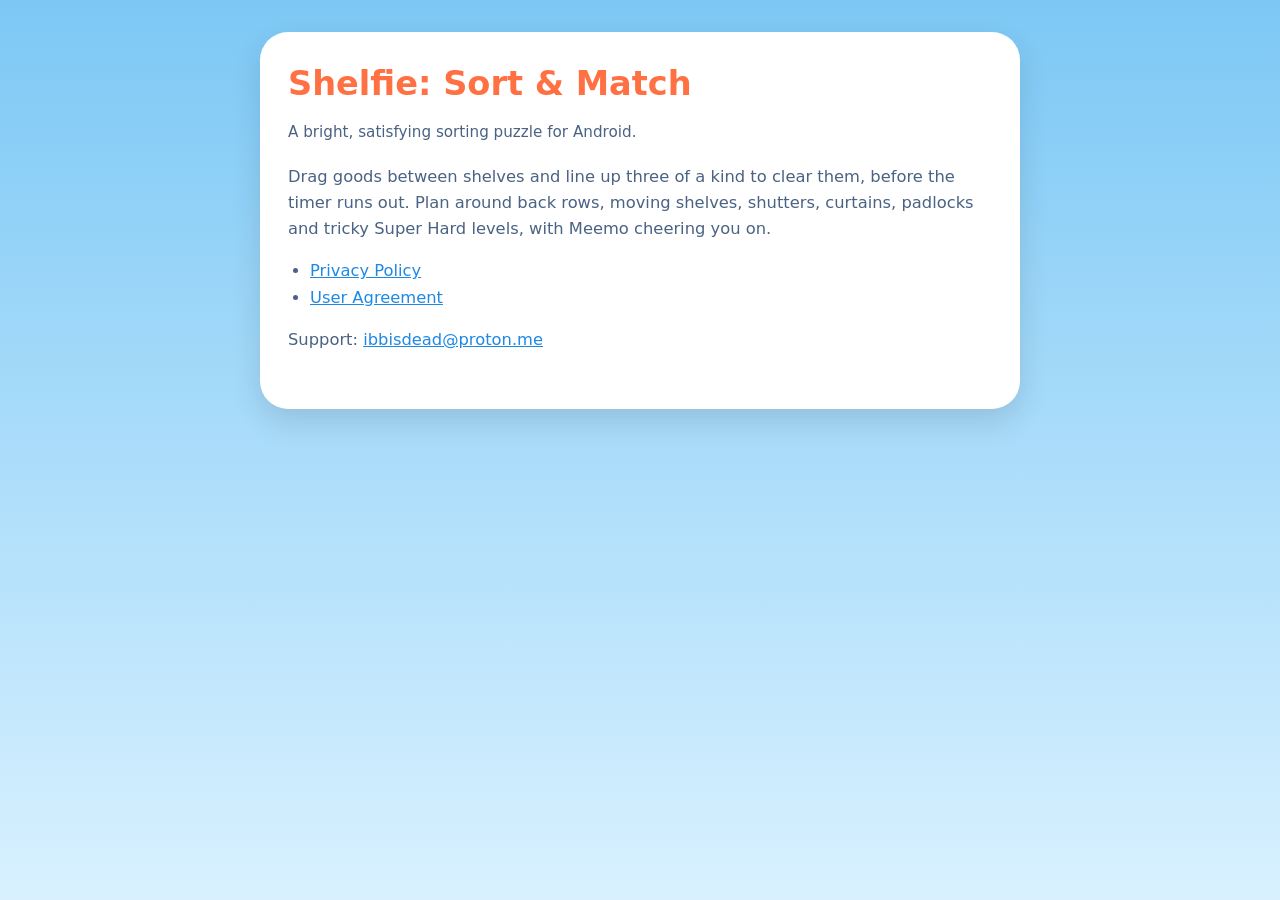
<file: index.html>
<!doctype html>
<html lang="en">
<head>
<meta charset="utf-8">
<meta name="viewport" content="width=device-width, initial-scale=1">
<title>Shelfie: Sort &amp; Match</title>
<link rel="stylesheet" href="style.css">
</head>
<body>
<main>
<h1>Shelfie: Sort &amp; Match</h1>
<p class="updated">A bright, satisfying sorting puzzle for Android.</p>
<p>Drag goods between shelves and line up three of a kind to clear them, before the timer runs out. Plan around back rows, moving shelves, shutters, curtains, padlocks and tricky Super Hard levels, with Meemo cheering you on.</p>
<ul>
<li><a href="privacy.html">Privacy Policy</a></li>
<li><a href="terms.html">User Agreement</a></li>
</ul>
<p>Support: <a href="mailto:ibbisdead@proton.me">ibbisdead@proton.me</a></p>
</main>
</body>
</html>
</file>
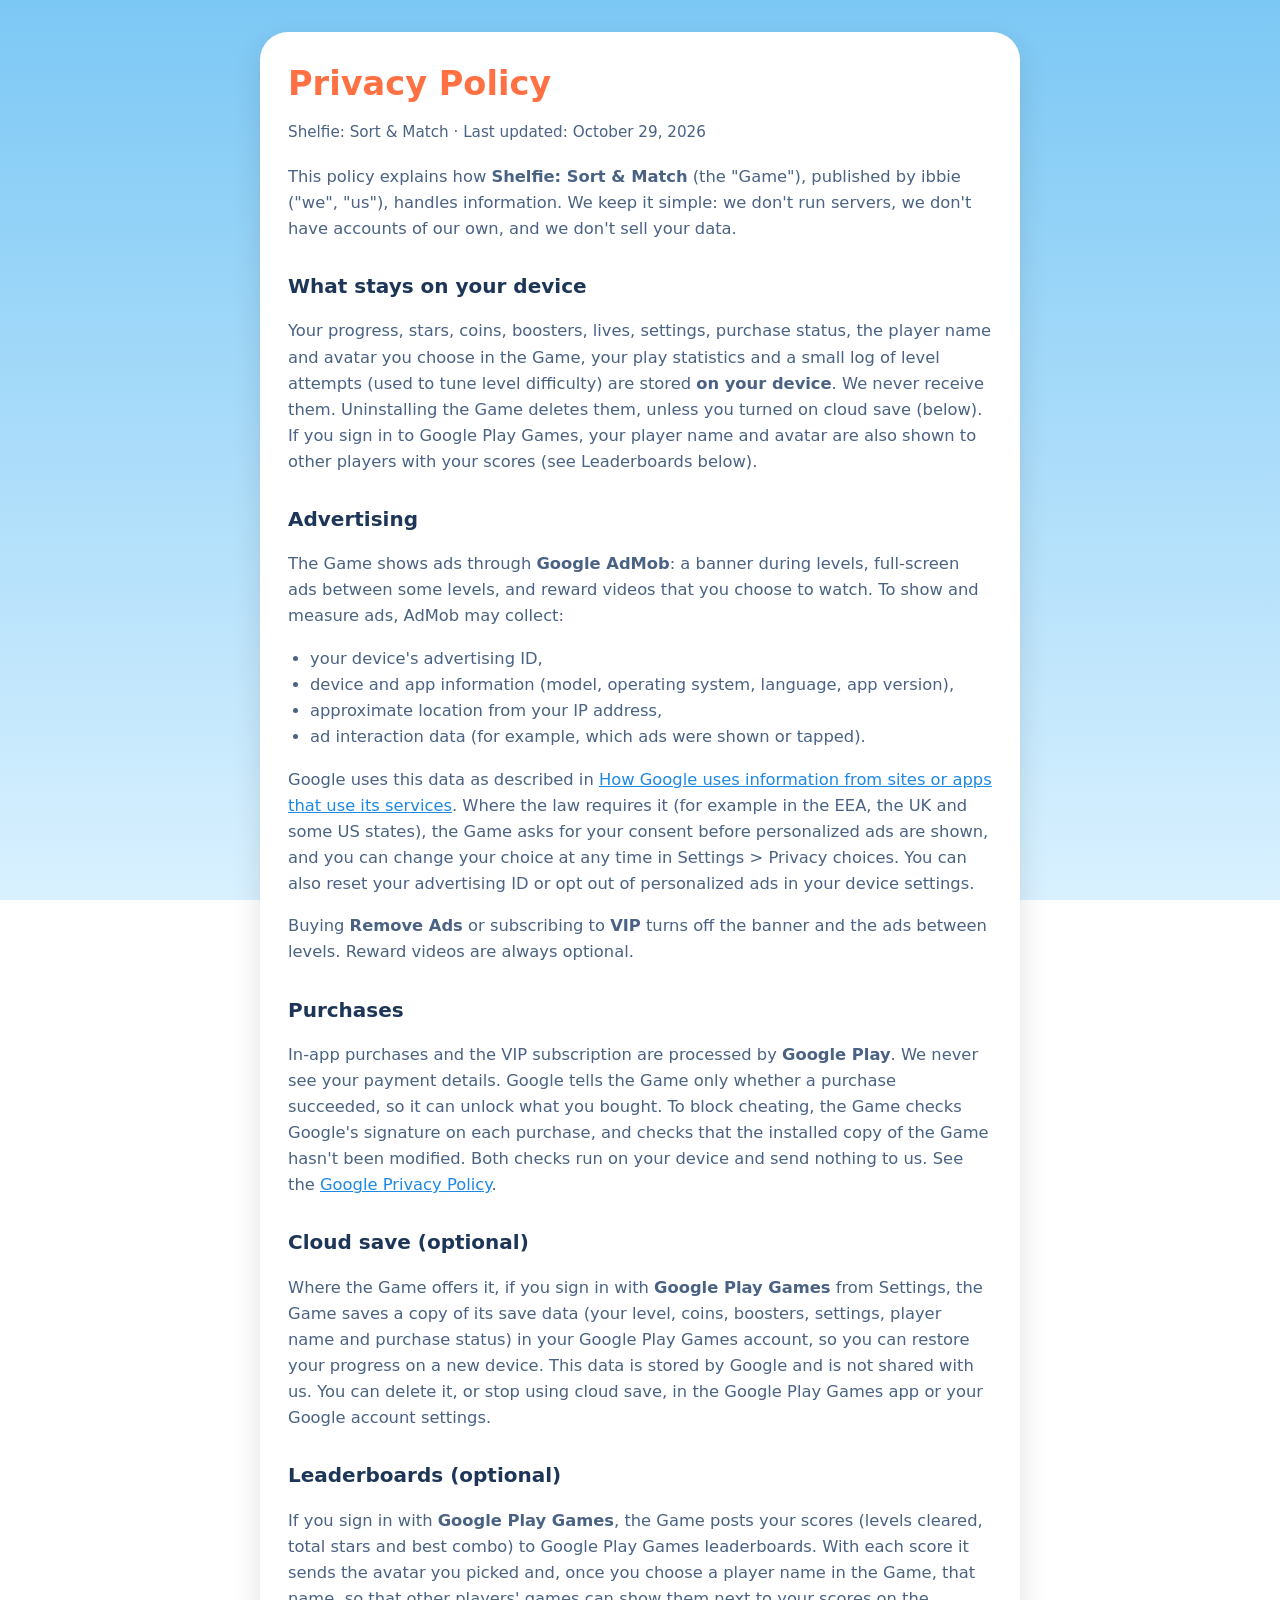
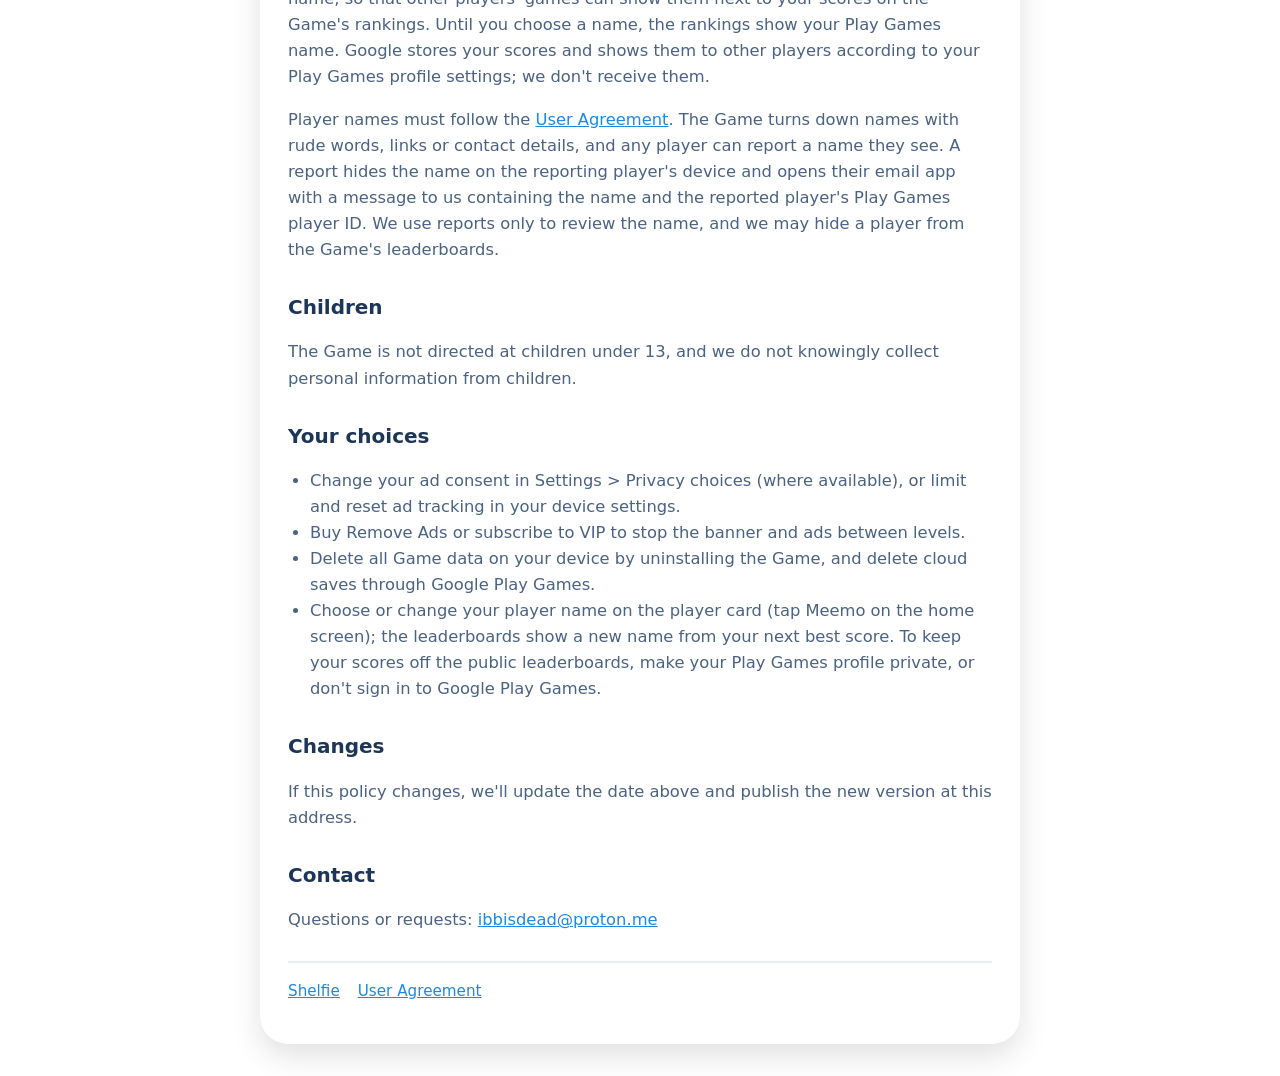
<file: privacy.html>
<!doctype html>
<html lang="en">
<head>
<meta charset="utf-8">
<meta name="viewport" content="width=device-width, initial-scale=1">
<title>Privacy Policy · Shelfie: Sort &amp; Match</title>
<link rel="stylesheet" href="style.css">
</head>
<body>
<main>
<h1>Privacy Policy</h1>
<p class="updated">Shelfie: Sort &amp; Match · Last updated: October 29, 2026</p>

<p>This policy explains how <strong>Shelfie: Sort &amp; Match</strong> (the "Game"), published by ibbie ("we", "us"), handles information. We keep it simple: we don't run servers, we don't have accounts of our own, and we don't sell your data.</p>

<h2>What stays on your device</h2>
<p>Your progress, stars, coins, boosters, lives, settings, purchase status, the player name and avatar you choose in the Game, your play statistics and a small log of level attempts (used to tune level difficulty) are stored <strong>on your device</strong>. We never receive them. Uninstalling the Game deletes them, unless you turned on cloud save (below). If you sign in to Google Play Games, your player name and avatar are also shown to other players with your scores (see Leaderboards below).</p>

<h2>Advertising</h2>
<p>The Game shows ads through <strong>Google AdMob</strong>: a banner during levels, full-screen ads between some levels, and reward videos that you choose to watch. To show and measure ads, AdMob may collect:</p>
<ul>
<li>your device's advertising ID,</li>
<li>device and app information (model, operating system, language, app version),</li>
<li>approximate location from your IP address,</li>
<li>ad interaction data (for example, which ads were shown or tapped).</li>
</ul>
<p>Google uses this data as described in <a href="https://policies.google.com/technologies/ads">How Google uses information from sites or apps that use its services</a>. Where the law requires it (for example in the EEA, the UK and some US states), the Game asks for your consent before personalized ads are shown, and you can change your choice at any time in Settings &gt; Privacy choices. You can also reset your advertising ID or opt out of personalized ads in your device settings.</p>
<p>Buying <strong>Remove Ads</strong> or subscribing to <strong>VIP</strong> turns off the banner and the ads between levels. Reward videos are always optional.</p>

<h2>Purchases</h2>
<p>In-app purchases and the VIP subscription are processed by <strong>Google Play</strong>. We never see your payment details. Google tells the Game only whether a purchase succeeded, so it can unlock what you bought. To block cheating, the Game checks Google's signature on each purchase, and checks that the installed copy of the Game hasn't been modified. Both checks run on your device and send nothing to us. See the <a href="https://policies.google.com/privacy">Google Privacy Policy</a>.</p>

<h2>Cloud save (optional)</h2>
<p>Where the Game offers it, if you sign in with <strong>Google Play Games</strong> from Settings, the Game saves a copy of its save data (your level, coins, boosters, settings, player name and purchase status) in your Google Play Games account, so you can restore your progress on a new device. This data is stored by Google and is not shared with us. You can delete it, or stop using cloud save, in the Google Play Games app or your Google account settings.</p>

<h2>Leaderboards (optional)</h2>
<p>If you sign in with <strong>Google Play Games</strong>, the Game posts your scores (levels cleared, total stars and best combo) to Google Play Games leaderboards. With each score it sends the avatar you picked and, once you choose a player name in the Game, that name, so that other players' games can show them next to your scores on the Game's rankings. Until you choose a name, the rankings show your Play Games name. Google stores your scores and shows them to other players according to your Play Games profile settings; we don't receive them.</p>
<p>Player names must follow the <a href="terms.html">User Agreement</a>. The Game turns down names with rude words, links or contact details, and any player can report a name they see. A report hides the name on the reporting player's device and opens their email app with a message to us containing the name and the reported player's Play Games player ID. We use reports only to review the name, and we may hide a player from the Game's leaderboards.</p>

<h2>Children</h2>
<p>The Game is not directed at children under 13, and we do not knowingly collect personal information from children.</p>

<h2>Your choices</h2>
<ul>
<li>Change your ad consent in Settings &gt; Privacy choices (where available), or limit and reset ad tracking in your device settings.</li>
<li>Buy Remove Ads or subscribe to VIP to stop the banner and ads between levels.</li>
<li>Delete all Game data on your device by uninstalling the Game, and delete cloud saves through Google Play Games.</li>
<li>Choose or change your player name on the player card (tap Meemo on the home screen); the leaderboards show a new name from your next best score. To keep your scores off the public leaderboards, make your Play Games profile private, or don't sign in to Google Play Games.</li>
</ul>

<h2>Changes</h2>
<p>If this policy changes, we'll update the date above and publish the new version at this address.</p>

<h2>Contact</h2>
<p>Questions or requests: <a href="mailto:ibbisdead@proton.me">ibbisdead@proton.me</a></p>

<nav><a href="index.html">Shelfie</a><a href="terms.html">User Agreement</a></nav>
</main>
</body>
</html>
</file>
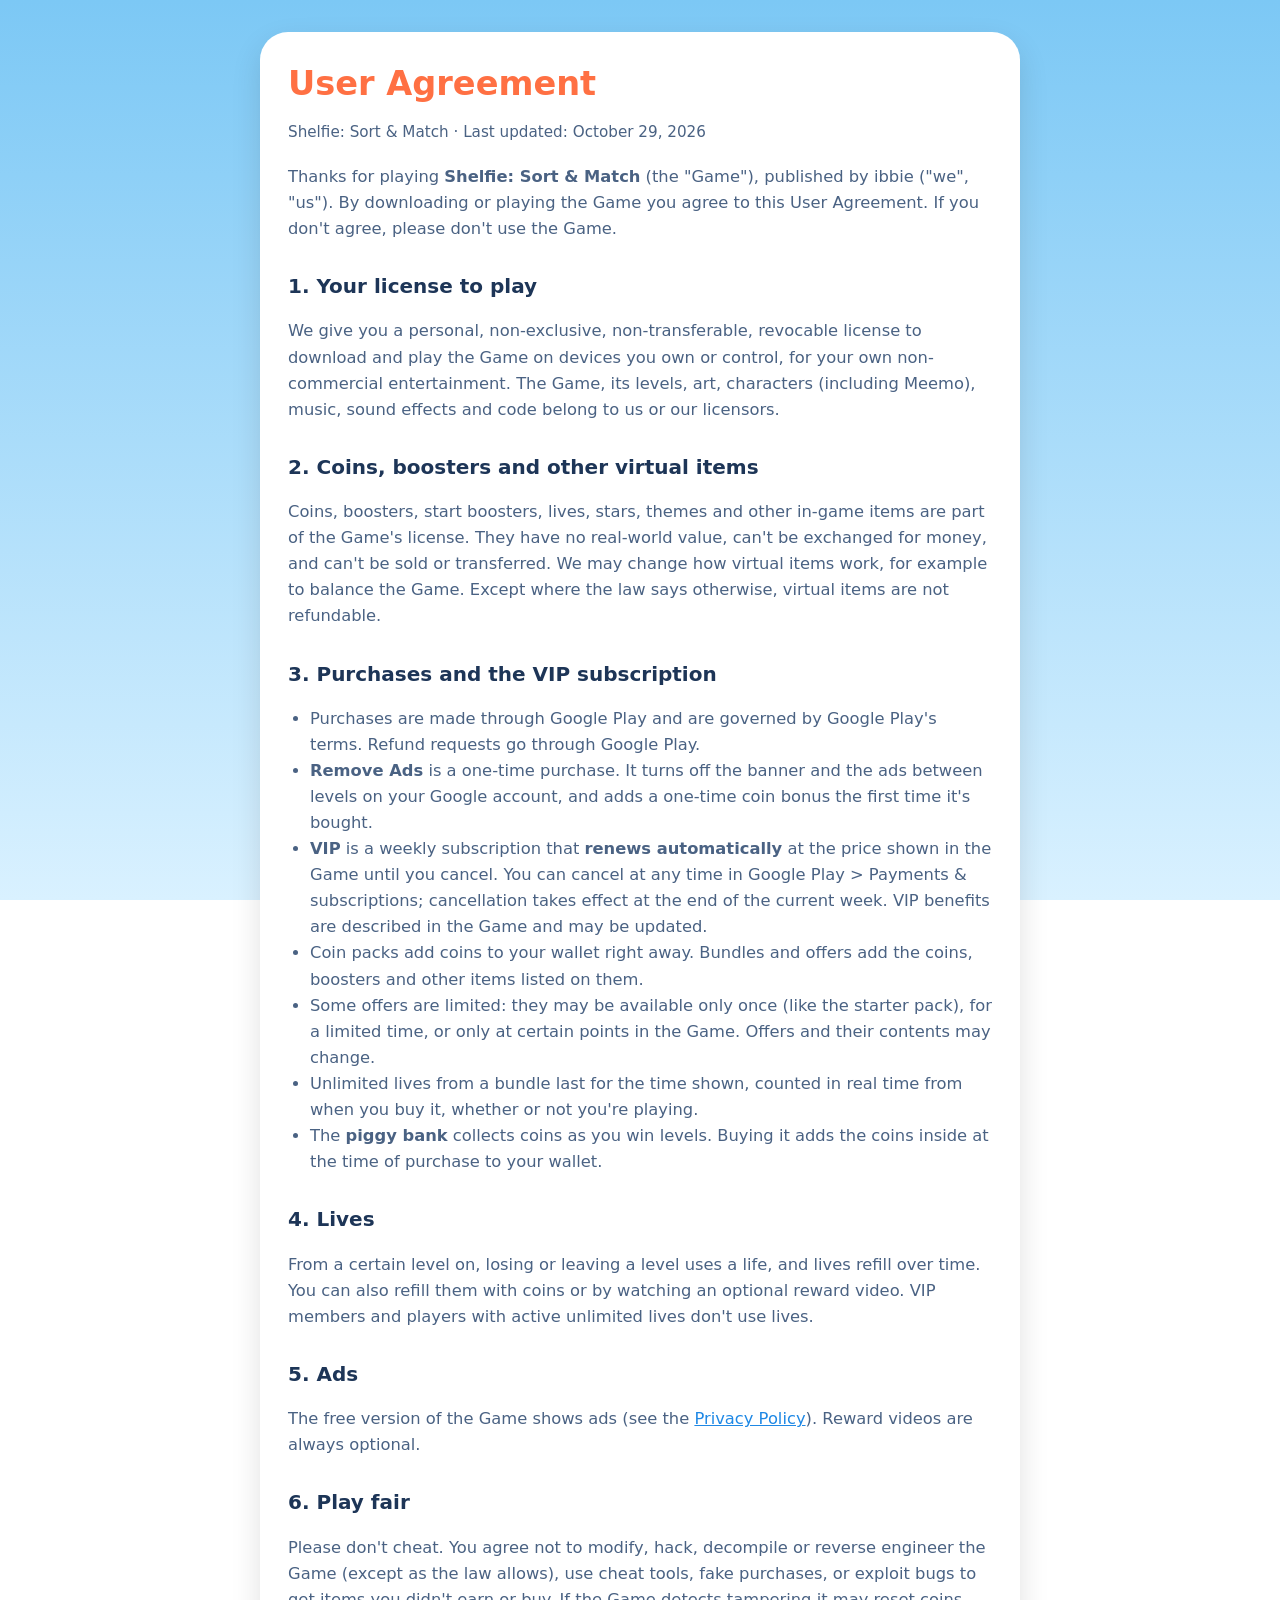
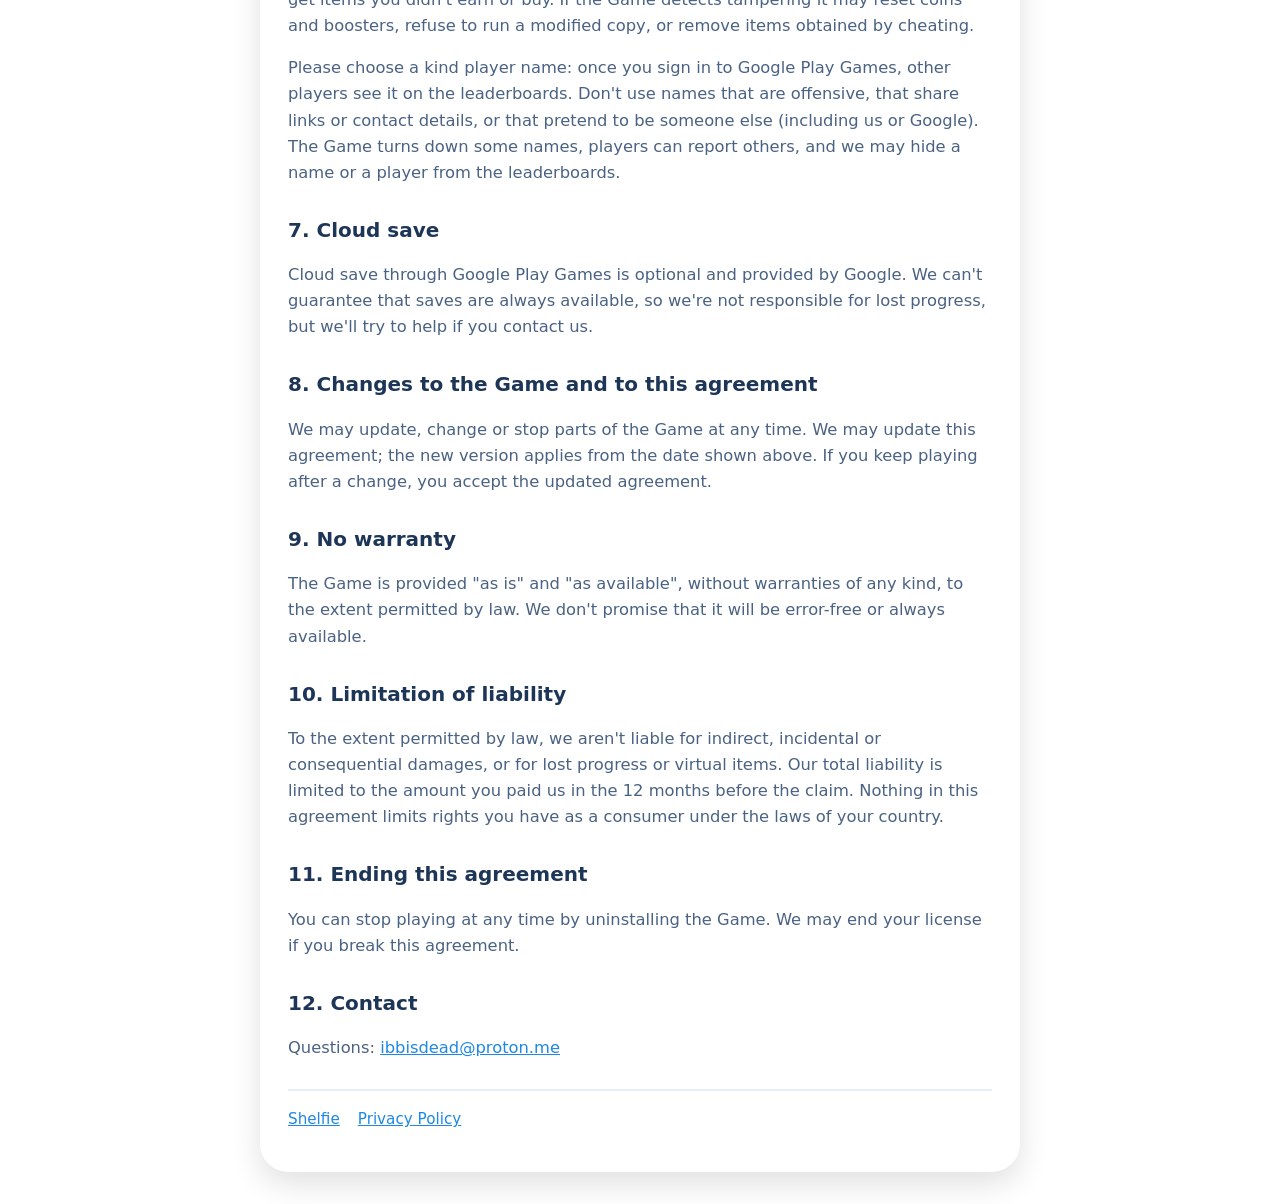
<file: terms.html>
<!doctype html>
<html lang="en">
<head>
<meta charset="utf-8">
<meta name="viewport" content="width=device-width, initial-scale=1">
<title>User Agreement · Shelfie: Sort &amp; Match</title>
<link rel="stylesheet" href="style.css">
</head>
<body>
<main>
<h1>User Agreement</h1>
<p class="updated">Shelfie: Sort &amp; Match · Last updated: October 29, 2026</p>

<p>Thanks for playing <strong>Shelfie: Sort &amp; Match</strong> (the "Game"), published by ibbie ("we", "us"). By downloading or playing the Game you agree to this User Agreement. If you don't agree, please don't use the Game.</p>

<h2>1. Your license to play</h2>
<p>We give you a personal, non-exclusive, non-transferable, revocable license to download and play the Game on devices you own or control, for your own non-commercial entertainment. The Game, its levels, art, characters (including Meemo), music, sound effects and code belong to us or our licensors.</p>

<h2>2. Coins, boosters and other virtual items</h2>
<p>Coins, boosters, start boosters, lives, stars, themes and other in-game items are part of the Game's license. They have no real-world value, can't be exchanged for money, and can't be sold or transferred. We may change how virtual items work, for example to balance the Game. Except where the law says otherwise, virtual items are not refundable.</p>

<h2>3. Purchases and the VIP subscription</h2>
<ul>
<li>Purchases are made through Google Play and are governed by Google Play's terms. Refund requests go through Google Play.</li>
<li><strong>Remove Ads</strong> is a one-time purchase. It turns off the banner and the ads between levels on your Google account, and adds a one-time coin bonus the first time it's bought.</li>
<li><strong>VIP</strong> is a weekly subscription that <strong>renews automatically</strong> at the price shown in the Game until you cancel. You can cancel at any time in Google Play &gt; Payments &amp; subscriptions; cancellation takes effect at the end of the current week. VIP benefits are described in the Game and may be updated.</li>
<li>Coin packs add coins to your wallet right away. Bundles and offers add the coins, boosters and other items listed on them.</li>
<li>Some offers are limited: they may be available only once (like the starter pack), for a limited time, or only at certain points in the Game. Offers and their contents may change.</li>
<li>Unlimited lives from a bundle last for the time shown, counted in real time from when you buy it, whether or not you're playing.</li>
<li>The <strong>piggy bank</strong> collects coins as you win levels. Buying it adds the coins inside at the time of purchase to your wallet.</li>
</ul>

<h2>4. Lives</h2>
<p>From a certain level on, losing or leaving a level uses a life, and lives refill over time. You can also refill them with coins or by watching an optional reward video. VIP members and players with active unlimited lives don't use lives.</p>

<h2>5. Ads</h2>
<p>The free version of the Game shows ads (see the <a href="privacy.html">Privacy Policy</a>). Reward videos are always optional.</p>

<h2>6. Play fair</h2>
<p>Please don't cheat. You agree not to modify, hack, decompile or reverse engineer the Game (except as the law allows), use cheat tools, fake purchases, or exploit bugs to get items you didn't earn or buy. If the Game detects tampering it may reset coins and boosters, refuse to run a modified copy, or remove items obtained by cheating.</p>
<p>Please choose a kind player name: once you sign in to Google Play Games, other players see it on the leaderboards. Don't use names that are offensive, that share links or contact details, or that pretend to be someone else (including us or Google). The Game turns down some names, players can report others, and we may hide a name or a player from the leaderboards.</p>

<h2>7. Cloud save</h2>
<p>Cloud save through Google Play Games is optional and provided by Google. We can't guarantee that saves are always available, so we're not responsible for lost progress, but we'll try to help if you contact us.</p>

<h2>8. Changes to the Game and to this agreement</h2>
<p>We may update, change or stop parts of the Game at any time. We may update this agreement; the new version applies from the date shown above. If you keep playing after a change, you accept the updated agreement.</p>

<h2>9. No warranty</h2>
<p>The Game is provided "as is" and "as available", without warranties of any kind, to the extent permitted by law. We don't promise that it will be error-free or always available.</p>

<h2>10. Limitation of liability</h2>
<p>To the extent permitted by law, we aren't liable for indirect, incidental or consequential damages, or for lost progress or virtual items. Our total liability is limited to the amount you paid us in the 12 months before the claim. Nothing in this agreement limits rights you have as a consumer under the laws of your country.</p>

<h2>11. Ending this agreement</h2>
<p>You can stop playing at any time by uninstalling the Game. We may end your license if you break this agreement.</p>

<h2>12. Contact</h2>
<p>Questions: <a href="mailto:ibbisdead@proton.me">ibbisdead@proton.me</a></p>

<nav><a href="index.html">Shelfie</a><a href="privacy.html">Privacy Policy</a></nav>
</main>
</body>
</html>
</file>
<file: style.css>
:root {
  --sky-top: #7cc8f5;
  --sky-bottom: #d9f1ff;
  --ink: #1d3557;
  --ink-soft: #4a6283;
  --accent: #ff7043;
  --card: #ffffff;
}
* { box-sizing: border-box; }
body {
  margin: 0;
  font-family: "Fredoka", system-ui, -apple-system, "Segoe UI", Roboto, sans-serif;
  color: var(--ink);
  background: linear-gradient(var(--sky-top), var(--sky-bottom)) fixed;
  line-height: 1.6;
}
main {
  max-width: 760px;
  margin: 32px auto;
  padding: 32px 28px 40px;
  background: var(--card);
  border-radius: 28px;
  box-shadow: 0 12px 30px rgba(0, 0, 0, 0.12);
}
@media (max-width: 800px) {
  main { margin: 16px; padding: 24px 18px 32px; }
}
h1 { color: var(--accent); font-size: 2.1rem; margin: 0 0 4px; line-height: 1.2; }
h2 { font-size: 1.25rem; margin: 28px 0 6px; }
p, li { color: var(--ink-soft); font-size: 1.02rem; }
.updated { color: var(--ink-soft); font-size: 0.95rem; margin-bottom: 20px; }
a { color: #1e88e5; }
nav { margin-top: 28px; padding-top: 16px; border-top: 2px solid #e8eef6; font-size: 0.95rem; }
nav a { margin-right: 18px; }
ul { padding-left: 22px; }
</file>
